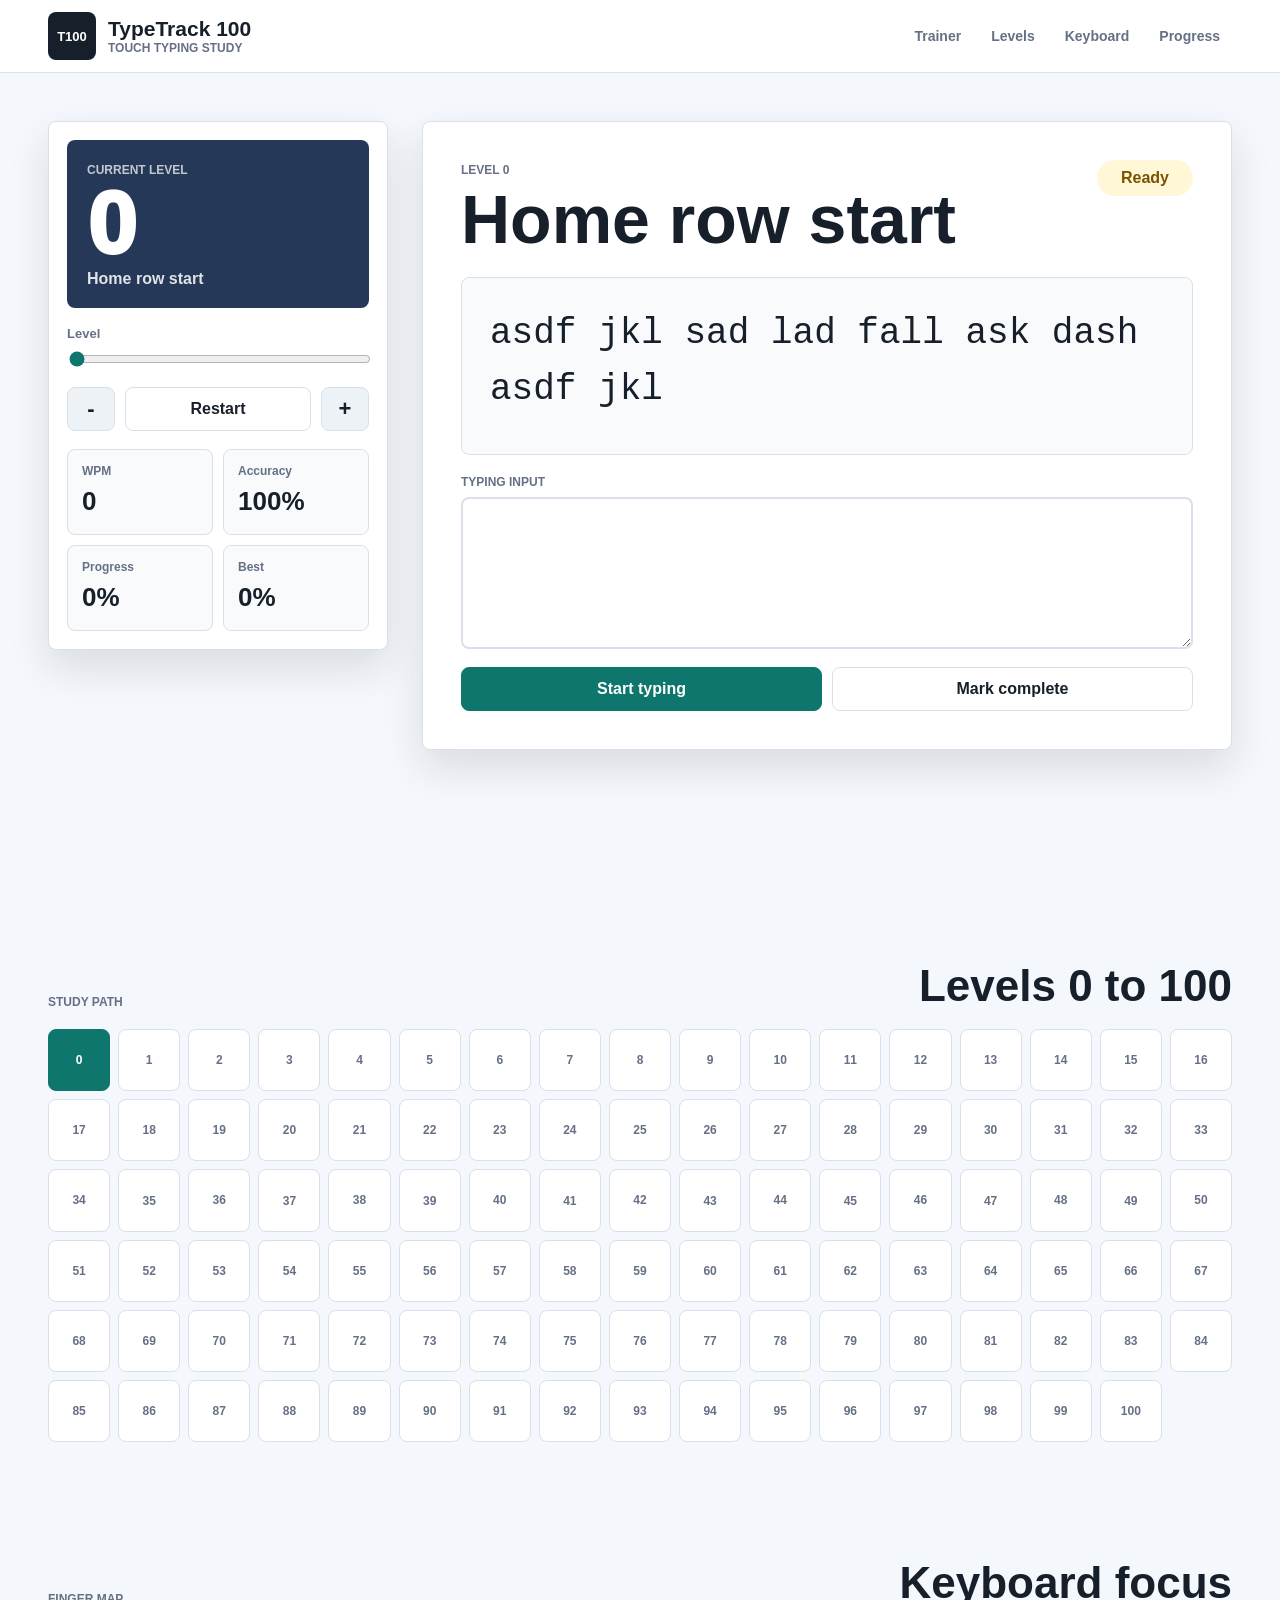
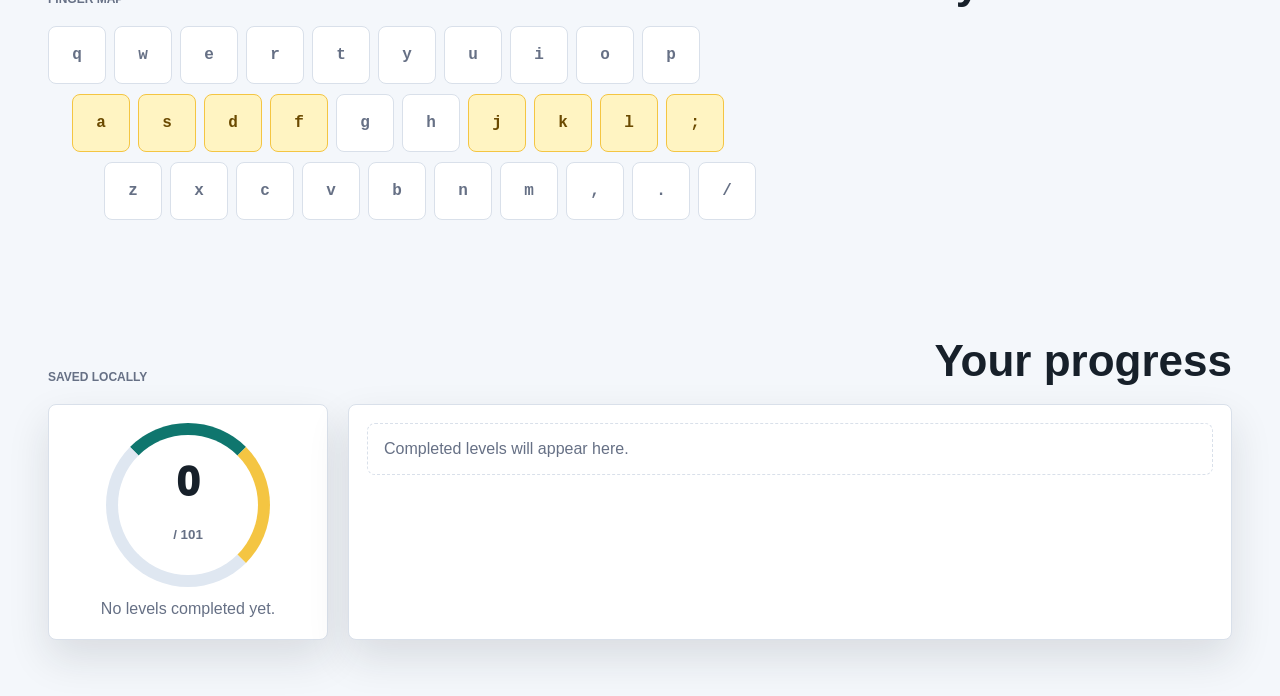
<file: joan500/index.html>
<!doctype html>
<html lang="en">
  <head>
    <meta charset="utf-8">
    <meta name="viewport" content="width=device-width, initial-scale=1">
    <title>TypeTrack 100 | Touch Typing Study</title>
    <meta name="description" content="A touch typing study website with levels from 0 to 100, live typing practice, accuracy, WPM, streaks, and progress tracking.">
    <link rel="stylesheet" href="styles.css">
  </head>
  <body>
    <header class="site-header">
      <a class="brand" href="#trainer" aria-label="TypeTrack 100 home">
        <span class="brand-mark">T100</span>
        <span>
          <strong>TypeTrack 100</strong>
          <small>Touch typing study</small>
        </span>
      </a>

      <button class="menu-toggle" type="button" aria-label="Open menu" aria-expanded="false">
        <span></span>
        <span></span>
        <span></span>
      </button>

      <nav class="top-nav" aria-label="Main navigation">
        <a href="#trainer">Trainer</a>
        <a href="#levels">Levels</a>
        <a href="#keyboard">Keyboard</a>
        <a href="#progress">Progress</a>
      </nav>
    </header>

    <main>
      <section class="trainer-shell" id="trainer">
        <aside class="control-panel" aria-label="Typing controls">
          <div class="level-card">
            <span class="panel-label">Current level</span>
            <div class="level-number" id="currentLevel">0</div>
            <div class="level-range" id="levelRange">Home row start</div>
          </div>

          <label class="field">
            <span>Level</span>
            <input id="levelSlider" type="range" min="0" max="100" value="0">
          </label>

          <div class="stepper" aria-label="Level controls">
            <button class="icon-btn" id="previousLevel" type="button" title="Previous level" aria-label="Previous level">-</button>
            <button class="text-btn" id="restartLesson" type="button">Restart</button>
            <button class="icon-btn" id="nextLevel" type="button" title="Next level" aria-label="Next level">+</button>
          </div>

          <div class="stat-grid">
            <div>
              <span>WPM</span>
              <strong id="wpmStat">0</strong>
            </div>
            <div>
              <span>Accuracy</span>
              <strong id="accuracyStat">100%</strong>
            </div>
            <div>
              <span>Progress</span>
              <strong id="progressStat">0%</strong>
            </div>
            <div>
              <span>Best</span>
              <strong id="bestStat">0%</strong>
            </div>
          </div>
        </aside>

        <section class="typing-workspace" aria-label="Typing lesson">
          <div class="workspace-head">
            <div>
              <span class="panel-label" id="lessonBand">Level 0</span>
              <h1 id="lessonTitle">Home row start</h1>
            </div>
            <div class="status-pill" id="lessonStatus">Ready</div>
          </div>

          <div class="prompt-box" id="promptText" aria-label="Text to type"></div>

          <label class="typing-label" for="typingInput">Typing input</label>
          <textarea id="typingInput" spellcheck="false" autocomplete="off" autocapitalize="off" rows="4"></textarea>

          <div class="workspace-actions">
            <button class="primary-btn" id="focusInput" type="button">Start typing</button>
            <button class="secondary-btn" id="completeLevel" type="button">Mark complete</button>
          </div>
        </section>
      </section>

      <section class="section level-map-section" id="levels">
        <div class="section-heading">
          <span class="panel-label">Study path</span>
          <h2>Levels 0 to 100</h2>
        </div>
        <div class="level-map" id="levelMap" aria-label="Level map"></div>
      </section>

      <section class="section keyboard-section" id="keyboard">
        <div class="section-heading">
          <span class="panel-label">Finger map</span>
          <h2>Keyboard focus</h2>
        </div>
        <div class="keyboard" id="keyboardView" aria-label="Keyboard display"></div>
      </section>

      <section class="section progress-section" id="progress">
        <div class="section-heading">
          <span class="panel-label">Saved locally</span>
          <h2>Your progress</h2>
        </div>
        <div class="progress-layout">
          <div class="progress-meter">
            <div class="meter-ring">
              <span id="completedCount">0</span>
              <small>/ 101</small>
            </div>
            <p id="progressMessage">No levels completed yet.</p>
          </div>
          <div class="history-list" id="historyList"></div>
        </div>
      </section>
    </main>

    <script src="script.js"></script>
  </body>
</html>
</file>
<file: joan500/styles.css>
:root {
  --ink: #17202a;
  --muted: #667085;
  --paper: #f4f7fb;
  --panel: #ffffff;
  --line: #d9e0ea;
  --teal: #0f766e;
  --coral: #d95f43;
  --yellow: #f4c542;
  --green: #4f8f45;
  --navy: #253858;
  --shadow: 0 18px 42px rgba(23, 32, 42, 0.12);
}

* {
  box-sizing: border-box;
}

html {
  scroll-behavior: smooth;
}

body {
  margin: 0;
  background: var(--paper);
  color: var(--ink);
  font-family: Inter, "Segoe UI", Arial, sans-serif;
  letter-spacing: 0;
}

a {
  color: inherit;
  text-decoration: none;
}

button,
textarea,
input {
  font: inherit;
}

button {
  cursor: pointer;
}

.site-header {
  position: sticky;
  top: 0;
  z-index: 20;
  display: flex;
  align-items: center;
  justify-content: space-between;
  gap: 18px;
  min-height: 72px;
  padding: 12px clamp(16px, 4vw, 48px);
  border-bottom: 1px solid var(--line);
  background: rgba(255, 255, 255, 0.94);
  backdrop-filter: blur(14px);
}

.brand {
  display: inline-flex;
  align-items: center;
  gap: 12px;
}

.brand-mark {
  display: grid;
  width: 48px;
  height: 48px;
  place-items: center;
  border-radius: 8px;
  background: var(--ink);
  color: #ffffff;
  font-weight: 900;
  font-size: 13px;
}

.brand strong,
.brand small {
  display: block;
}

.brand strong {
  font-size: 21px;
}

.brand small,
.panel-label {
  color: var(--muted);
  font-size: 12px;
  font-weight: 800;
  text-transform: uppercase;
}

.top-nav {
  display: flex;
  align-items: center;
  justify-content: flex-end;
  gap: 6px;
}

.top-nav a {
  padding: 10px 12px;
  border-radius: 8px;
  color: var(--muted);
  font-size: 14px;
  font-weight: 750;
}

.top-nav a:hover {
  background: #edf2f7;
  color: var(--ink);
}

.menu-toggle {
  display: none;
  width: 44px;
  height: 44px;
  border: 1px solid var(--line);
  border-radius: 8px;
  background: var(--panel);
}

.menu-toggle span {
  display: block;
  width: 20px;
  height: 2px;
  margin: 5px auto;
  background: var(--ink);
}

.trainer-shell {
  display: grid;
  grid-template-columns: minmax(260px, 340px) minmax(0, 1fr);
  gap: clamp(18px, 3vw, 34px);
  min-height: calc(100vh - 72px);
  padding: clamp(18px, 4vw, 48px);
}

.control-panel,
.typing-workspace,
.progress-meter,
.history-list {
  border: 1px solid var(--line);
  border-radius: 8px;
  background: var(--panel);
  box-shadow: var(--shadow);
}

.control-panel {
  align-self: start;
  display: grid;
  gap: 18px;
  padding: 18px;
}

.level-card {
  padding: 20px;
  border-radius: 8px;
  background: var(--navy);
  color: #ffffff;
}

.level-card .panel-label {
  color: rgba(255, 255, 255, 0.72);
}

.level-number {
  margin: 4px 0;
  font-size: clamp(56px, 9vw, 88px);
  font-weight: 950;
  line-height: 0.95;
}

.level-range {
  color: rgba(255, 255, 255, 0.86);
  font-weight: 750;
}

.field {
  display: grid;
  gap: 8px;
  color: var(--muted);
  font-size: 13px;
  font-weight: 800;
}

input[type="range"] {
  width: 100%;
  accent-color: var(--teal);
}

.stepper,
.workspace-actions {
  display: flex;
  gap: 10px;
}

.icon-btn,
.text-btn,
.primary-btn,
.secondary-btn {
  min-height: 44px;
  border: 1px solid var(--line);
  border-radius: 8px;
  font-weight: 850;
}

.icon-btn {
  width: 48px;
  background: #edf2f7;
  color: var(--ink);
  font-size: 22px;
}

.text-btn,
.secondary-btn {
  flex: 1;
  background: #ffffff;
  color: var(--ink);
}

.primary-btn {
  flex: 1;
  border-color: var(--teal);
  background: var(--teal);
  color: #ffffff;
}

.stat-grid {
  display: grid;
  grid-template-columns: repeat(2, minmax(0, 1fr));
  gap: 10px;
}

.stat-grid div {
  min-height: 86px;
  padding: 14px;
  border: 1px solid var(--line);
  border-radius: 8px;
  background: #f8fafc;
}

.stat-grid span {
  display: block;
  color: var(--muted);
  font-size: 12px;
  font-weight: 800;
}

.stat-grid strong {
  display: block;
  margin-top: 8px;
  font-size: 26px;
}

.typing-workspace {
  align-self: start;
  padding: clamp(18px, 4vw, 38px);
}

.workspace-head,
.section-heading,
.progress-layout {
  display: flex;
  justify-content: space-between;
  gap: 20px;
}

.workspace-head {
  align-items: start;
  margin-bottom: 22px;
}

h1,
h2 {
  margin: 0;
  line-height: 1.05;
  letter-spacing: 0;
}

h1 {
  margin-top: 6px;
  font-size: clamp(34px, 6vw, 68px);
}

h2 {
  margin-top: 6px;
  font-size: clamp(28px, 4vw, 44px);
}

.status-pill {
  min-width: 96px;
  padding: 9px 12px;
  border-radius: 999px;
  background: #fff7d6;
  color: #7a5300;
  text-align: center;
  font-weight: 900;
}

.prompt-box {
  min-height: 178px;
  padding: clamp(18px, 3vw, 28px);
  border: 1px solid var(--line);
  border-radius: 8px;
  background: #f8fafc;
  font-family: "Cascadia Mono", Consolas, monospace;
  font-size: clamp(22px, 3.3vw, 36px);
  line-height: 1.55;
  overflow-wrap: anywhere;
}

.prompt-box span {
  border-radius: 4px;
}

.prompt-box .correct {
  background: rgba(79, 143, 69, 0.2);
  color: var(--green);
}

.prompt-box .wrong {
  background: rgba(217, 95, 67, 0.18);
  color: var(--coral);
}

.typing-label {
  display: block;
  margin: 20px 0 8px;
  color: var(--muted);
  font-size: 12px;
  font-weight: 850;
  text-transform: uppercase;
}

textarea {
  width: 100%;
  min-height: 138px;
  resize: vertical;
  padding: 16px;
  border: 2px solid var(--line);
  border-radius: 8px;
  outline: none;
  background: #ffffff;
  color: var(--ink);
  font-family: "Cascadia Mono", Consolas, monospace;
  font-size: 20px;
  line-height: 1.45;
}

textarea:focus {
  border-color: var(--teal);
  box-shadow: 0 0 0 4px rgba(15, 118, 110, 0.13);
}

.workspace-actions {
  margin-top: 14px;
}

.section {
  padding: clamp(28px, 5vw, 56px) clamp(16px, 4vw, 48px);
}

.section-heading {
  align-items: end;
  margin-bottom: 20px;
}

.level-map {
  display: grid;
  grid-template-columns: repeat(17, minmax(38px, 1fr));
  gap: 8px;
}

.level-dot {
  aspect-ratio: 1;
  min-width: 0;
  border: 1px solid var(--line);
  border-radius: 8px;
  background: #ffffff;
  color: var(--muted);
  font-size: 12px;
  font-weight: 850;
}

.level-dot.active {
  border-color: var(--teal);
  background: var(--teal);
  color: #ffffff;
}

.level-dot.complete {
  border-color: var(--green);
  background: #e8f4e6;
  color: var(--green);
}

.level-dot.active.complete {
  background: var(--teal);
  color: #ffffff;
}

.keyboard {
  display: grid;
  gap: 10px;
  max-width: 860px;
}

.key-row {
  display: flex;
  gap: 8px;
}

.key-row:nth-child(2) {
  padding-left: 24px;
}

.key-row:nth-child(3) {
  padding-left: 56px;
}

.key {
  display: grid;
  width: clamp(34px, 5vw, 58px);
  aspect-ratio: 1;
  place-items: center;
  border: 1px solid var(--line);
  border-radius: 8px;
  background: #ffffff;
  color: var(--muted);
  font-family: "Cascadia Mono", Consolas, monospace;
  font-weight: 900;
}

.key.active {
  border-color: var(--yellow);
  background: #fff4c2;
  color: #6b4a00;
}

.progress-layout {
  align-items: stretch;
}

.progress-meter,
.history-list {
  padding: 18px;
}

.progress-meter {
  flex: 0 0 280px;
  display: grid;
  place-items: center;
  text-align: center;
}

.meter-ring {
  display: grid;
  width: 164px;
  aspect-ratio: 1;
  place-items: center;
  border: 12px solid #dfe7f1;
  border-top-color: var(--teal);
  border-right-color: var(--yellow);
  border-radius: 50%;
}

.meter-ring span {
  font-size: 42px;
  font-weight: 950;
}

.meter-ring small {
  margin-top: -36px;
  color: var(--muted);
  font-weight: 850;
}

.progress-meter p {
  margin: 10px 0 0;
  color: var(--muted);
  line-height: 1.5;
}

.history-list {
  flex: 1;
  display: grid;
  gap: 10px;
  align-content: start;
}

.history-item {
  display: grid;
  grid-template-columns: 1fr auto auto;
  gap: 14px;
  align-items: center;
  min-height: 52px;
  padding: 12px 14px;
  border: 1px solid var(--line);
  border-radius: 8px;
  background: #f8fafc;
  text-align: left;
}

.history-item span {
  font-weight: 900;
}

.history-item strong,
.history-item em {
  color: var(--muted);
  font-style: normal;
  font-size: 13px;
}

.empty-state {
  margin: 0;
  padding: 16px;
  border: 1px dashed var(--line);
  border-radius: 8px;
  color: var(--muted);
}

@media (max-width: 980px) {
  .trainer-shell,
  .progress-layout {
    grid-template-columns: 1fr;
    display: grid;
  }

  .control-panel {
    grid-template-columns: repeat(2, minmax(0, 1fr));
  }

  .level-card {
    grid-row: span 2;
  }

  .level-map {
    grid-template-columns: repeat(10, minmax(34px, 1fr));
  }
}

@media (max-width: 720px) {
  .menu-toggle {
    display: block;
  }

  .top-nav {
    position: absolute;
    left: 16px;
    right: 16px;
    top: calc(100% + 8px);
    display: none;
    justify-content: flex-start;
    padding: 12px;
    border: 1px solid var(--line);
    border-radius: 8px;
    background: var(--panel);
    box-shadow: var(--shadow);
  }

  .top-nav.is-open {
    display: flex;
    flex-wrap: wrap;
  }

  .trainer-shell {
    padding: 16px;
  }

  .control-panel {
    grid-template-columns: 1fr;
  }

  .workspace-head,
  .section-heading {
    display: block;
  }

  .status-pill {
    width: max-content;
    margin-top: 14px;
  }

  .level-map {
    grid-template-columns: repeat(6, minmax(34px, 1fr));
  }

  .keyboard {
    overflow-x: auto;
    padding-bottom: 8px;
  }

  .history-item {
    grid-template-columns: 1fr;
    gap: 4px;
  }
}

@media (max-width: 460px) {
  .brand small {
    display: none;
  }

  .brand-mark {
    width: 42px;
    height: 42px;
  }

  .stepper {
    display: grid;
    grid-template-columns: 48px minmax(0, 1fr) 48px;
  }

  .workspace-actions {
    display: grid;
    grid-template-columns: 1fr;
  }

  .primary-btn,
  .secondary-btn {
    width: 100%;
  }
}
</file>
